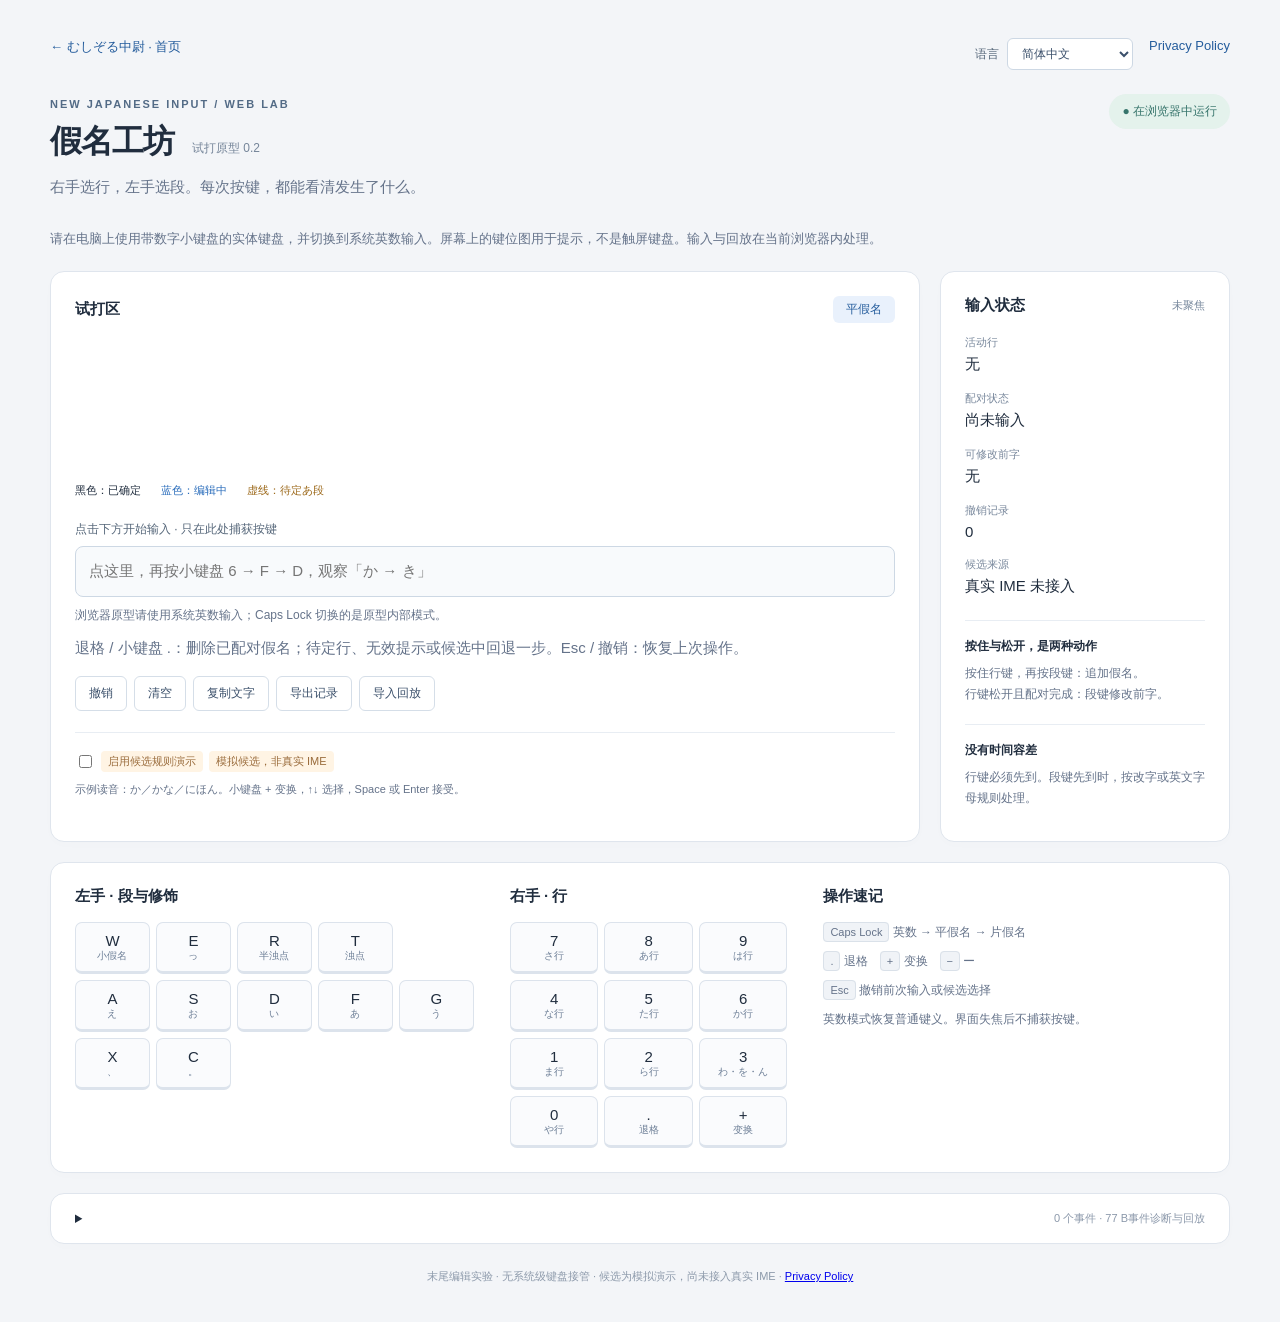
<file: japanese-input/index.html>
<!doctype html>
<html lang="zh-CN">

<head>
  <meta charset="utf-8">
  <meta name="viewport" content="width=device-width,initial-scale=1">
  <title>假名工坊 · 日文输入试打 | むしぞる中尉</title>
  <link rel="stylesheet" href="./style.css">
</head>

<body>
  <main>
    <nav class="site-links" id="top-nav" aria-label="站点导航">
      <a id="site-home" href="../">← むしぞる中尉 · 首页</a>
      <div class="language-picker">
        <label for="language-select" id="language-label">语言</label>
        <select id="language-select" aria-label="语言选择">
          <option value="ja">日本語</option>
          <option value="en">English</option>
          <option value="es">Español</option>
          <option value="zh-Hant">繁體中文</option>
          <option value="zh-Hans">简体中文</option>
          <option value="ko">한국어</option>
        </select>
      </div>
      <a id="top-privacy" href="/privacy">Privacy Policy</a>
    </nav>

    <header>
      <div>
        <span class="eyebrow" id="page-eyebrow">NEW JAPANESE INPUT / WEB LAB</span>
        <h1 id="page-title">假名工坊<span id="prototype-version">试打原型 0.2</span></h1>
        <p id="page-lead">右手选行，左手选段。每次按键，都能看清发生了什么。</p>
      </div>
      <div class="local" id="local-status">● 在浏览器中运行</div>
    </header>

    <p class="web-help" id="web-help">请在电脑上使用带数字小键盘的实体键盘，并切换到系统英数输入。屏幕上的键位图用于提示，不是触屏键盘。输入与回放在当前浏览器内处理。</p>
    <section class="workspace">
      <div class="editor-card">
        <div class="section-title">
          <h2 id="trial-title">试打区</h2>
          <span id="mode" class="badge">平假名</span>
        </div>
<div id="output" aria-live="polite" class="output"></div>
        <div class="legend"><span id="legend-committed">黑色：已确定</span><span id="legend-editing" class="blue">蓝色：编辑中</span><span id="legend-pending" class="amber">虚线：待定あ段</span></div>
        <label id="capture-label" for="capture">点击下方开始输入 · 只在此处捕获按键</label>
        <textarea id="capture" rows="1" autocomplete="off" spellcheck="false" aria-label="试打按键输入" placeholder="点这里，再按小键盘 6 → F → D，观察「か → き」"></textarea>
        <p id="notice" role="status">浏览器原型请使用系统英数输入；Caps Lock 切换的是原型内部模式。</p>
        <p id="log-warning" role="status" aria-live="polite"></p>
        <p class="edit-help" id="edit-help">退格 / 小键盘 .：删除已配对假名；待定行、无效提示或候选中回退一步。Esc / 撤销：恢复上次操作。</p>
        <div class="toolbar">
          <button id="undo">撤销</button>
          <button id="clear">清空</button>
          <button id="copy">复制文字</button>
          <button id="export">导出记录</button>
          <button id="import">导入回放</button>
          <input type="file" id="file" accept=".json" hidden>
        </div>
        <div class="candidate-panel">
          <label class="toggle">
            <input id="demo" type="checkbox">
            <span id="candidate-label">启用候选规则演示</span>
            <span id="candidate-badge">模拟候选，非真实 IME</span>
          </label>
          <p id="candidate-help">示例读音：か／かな／にほん。小键盘 + 变换，↑↓ 选择，Space 或 Enter 接受。</p>
          <div id="candidates"></div>
        </div>
      </div>

      <aside>
        <div class="section-title">
          <h2 id="status-title">输入状态</h2>
          <span id="focus">未聚焦</span>
        </div>
        <dl id="status"></dl>
        <div class="hint">
          <strong id="hint-actions-title">按住与松开，是两种动作</strong>
          <p id="hint-actions">按住行键，再按段键：追加假名。<br>行键松开且配对完成：段键修改前字。</p>
        </div>
        <div class="hint">
          <strong id="hint-order-title">没有时间容差</strong>
          <p id="hint-order">行键必须先到。段键先到时，按改字或英文字母规则处理。</p>
        </div>
      </aside>
    </section>

    <section class="keyboards">
      <div>
        <h2 id="left-title">左手 · 段与修饰</h2>
        <div class="left-grid" id="left-keys"></div>
      </div>
      <div>
        <h2 id="right-title">右手 · 行</h2>
        <div class="num-grid" id="num-keys"></div>
      </div>
      <div class="shortcuts">
        <h2 id="shortcuts-title">操作速记</h2>
        <p id="shortcut-mode"><kbd>Caps Lock</kbd> 英数 → 平假名 → 片假名</p>
        <p id="shortcut-keys"><kbd>.</kbd> 退格　<kbd>+</kbd> 变换　<kbd>−</kbd> ー</p>
        <p id="shortcut-undo"><kbd>Esc</kbd> 撤销前次输入或候选选择</p>
        <p id="shortcut-focus">英数模式恢复普通键义。界面失焦后不捕获按键。</p>
      </div>
    </section>

    <details id="diagnostics">
      <summary><span id="diagnostics-title">事件诊断与回放</span> <span id="count">0 个事件</span></summary>
      <pre id="log"></pre>
    </details>

    <footer>
      <span id="footer-text">末尾编辑实验 · 无系统级键盘接管 · 候选为模拟演示，尚未接入真实 IME · </span>
      <a id="footer-privacy" href="/privacy">Privacy Policy</a>
    </footer>
  </main>
  <script type="module" src="./app.mjs"></script>
</body>

</html>
</file>
<file: japanese-input/style.css>
:root{font-family:'Segoe UI','Microsoft YaHei',sans-serif;color:#202d3e;background:#f3f5f8;font-size:15px}*{box-sizing:border-box}body{margin:0}main{max-width:1240px;margin:0 auto;padding:38px 30px}header{display:flex;justify-content:space-between;align-items:flex-start;margin-bottom:28px}.eyebrow{font-size:11px;letter-spacing:2px;color:#536b86;font-weight:700}h1{font-size:32px;margin:9px 0 10px;letter-spacing:-1px}h1 span{font-size:12px;color:#758599;letter-spacing:0;margin-left:18px;font-weight:400}p{line-height:1.75;color:#65738a;margin:8px 0}header p{margin:0}.local{color:#36746b;font-size:12px;background:#e4f2ec;padding:9px 13px;border-radius:30px}.workspace{display:grid;grid-template-columns:minmax(0,1fr) 290px;gap:20px}.editor-card,aside,.keyboards,details{background:white;border:1px solid #dfe5ed;border-radius:14px;padding:24px;box-shadow:0 3px 12px #14273f03}.section-title{display:flex;align-items:center;justify-content:space-between;margin-bottom:12px}h2{font-size:15px;margin:0 0 16px}.section-title h2{margin:0}.badge{color:#245c9c;background:#e9f1fc;padding:5px 13px;border-radius:6px;font-size:12px}.output{min-height:148px;max-height:300px;overflow:auto;padding:20px 4px;font-family:'Yu Gothic','Microsoft YaHei',sans-serif;font-size:29px;white-space:pre-wrap;overflow-wrap:anywhere;line-height:1.65}.output:empty:before{content:attr(data-empty);color:#c3ccd8;font-size:25px}.editing,.blue{color:#296cbb}.pending{color:#9d6a1c;border-bottom:2px dashed #c79542}.suffix{color:#b34845;background:#fff0ec;border-radius:3px}.amber{color:#9d6a1c}.legend{display:flex;gap:20px;font-size:11px;margin-bottom:23px}label[for=capture]{display:block;font-size:12px;color:#56677a;margin-bottom:8px}textarea{display:block;width:100%;resize:none;padding:13px;border-radius:8px;border:1px solid #cdd8e4;background:#f8fafc;color:#263a53;font:inherit;line-height:1.5}textarea:focus{outline:2px solid #639bdd;outline-offset:2px}#notice{font-size:12px;min-height:22px}.toolbar{display:flex;gap:7px;flex-wrap:wrap;margin:15px 0 21px}button{background:white;border:1px solid #d5dee8;border-radius:6px;padding:8px 13px;color:#3b506b;font:inherit;font-size:12px;cursor:pointer}button:hover{background:#edf4fd;border-color:#9bb9df}.candidate-panel{border-top:1px solid #e8edf3;padding-top:18px}.toggle{display:flex;gap:6px;align-items:center;font-size:13px;flex-wrap:wrap}.toggle span{font-size:11px;color:#9a6c3c;background:#fff4e4;padding:3px 7px;border-radius:4px}.candidate-panel p{font-size:11px}.candidate{display:inline-block;margin:5px 6px 0 0;padding:7px 13px;background:#f0f3f7;border-radius:5px}.candidate.selected{background:#2869b5;color:white}#focus{font-size:11px;color:#75869b}dl{margin:20px 0 24px}dt{font-size:11px;color:#7a899d;margin-top:17px}dd{font-size:15px;margin:5px 0;overflow-wrap:anywhere}.hint{border-top:1px solid #e8edf3;padding-top:15px;margin-top:19px}.hint strong{font-size:12px}.hint p{font-size:12px}.keyboards{display:grid;grid-template-columns:1.15fr .8fr 1.1fr;gap:36px;margin-top:20px}.left-grid{display:grid;grid-template-columns:repeat(5,1fr);gap:6px}.num-grid{display:grid;grid-template-columns:repeat(3,1fr);gap:6px}.key{height:52px;border:1px solid #dce3ec;border-bottom:3px solid #dce3ec;border-radius:7px;display:flex;flex-direction:column;align-items:center;justify-content:center;background:#fafbfd;font-size:12px;transition:background .05s}.key strong{font-size:15px;font-weight:500}.key small{font-size:10px;color:#6c7e96}.key.held{background:#d7e9ff;border-color:#6996cf}.key.spacer{visibility:hidden}.shortcuts p{font-size:12px}kbd{font:11px 'Segoe UI',sans-serif;background:#f0f3f7;padding:3px 6px;border:1px solid #dae1e9;border-radius:4px}details{margin-top:20px;padding:17px 24px}summary{cursor:pointer;font-size:13px}summary span{float:right;color:#8c99ab;font-size:11px}pre{font-size:11px;max-height:340px;overflow:auto;white-space:pre-wrap;line-height:1.6;color:#50647d}footer{text-align:center;font-size:11px;color:#8d9aab;margin-top:25px}@media(max-width:850px){main{padding:20px 14px}.workspace{grid-template-columns:1fr}aside{display:none}.keyboards{grid-template-columns:1fr 1fr}.shortcuts{grid-column:1/-1}h1 span{display:block;margin:5px 0}.local{white-space:nowrap}.legend{gap:10px}}
#log-warning{display:none;font-size:12px;min-height:0;color:#a0432e;background:#fff1eb;border-left:3px solid #d66a4e;padding:7px 9px;border-radius:3px}#log-warning:not(:empty){display:block}
.site-links{display:flex;justify-content:space-between;gap:16px;margin-bottom:24px;font-size:13px}.site-links a{color:#245c9c;text-decoration:none}.site-links a:hover{text-decoration:underline}.web-help{margin:0 0 20px;font-size:13px}
.language-picker{display:flex;align-items:center;gap:8px;margin-left:auto}.language-picker label{font-size:12px;color:#56677a}.language-picker select{appearance:auto;min-width:126px;padding:7px 27px 7px 10px;border:1px solid #cdd8e4;border-radius:6px;background:#fff;color:#3b506b;font:inherit;font-size:12px}.language-picker select:focus{outline:2px solid #639bdd;outline-offset:2px}@media(max-width:850px){.site-links{align-items:flex-start;flex-wrap:wrap}.language-picker{order:3;width:100%;margin-left:0}.language-picker select{flex:1;max-width:240px}}
</file>
